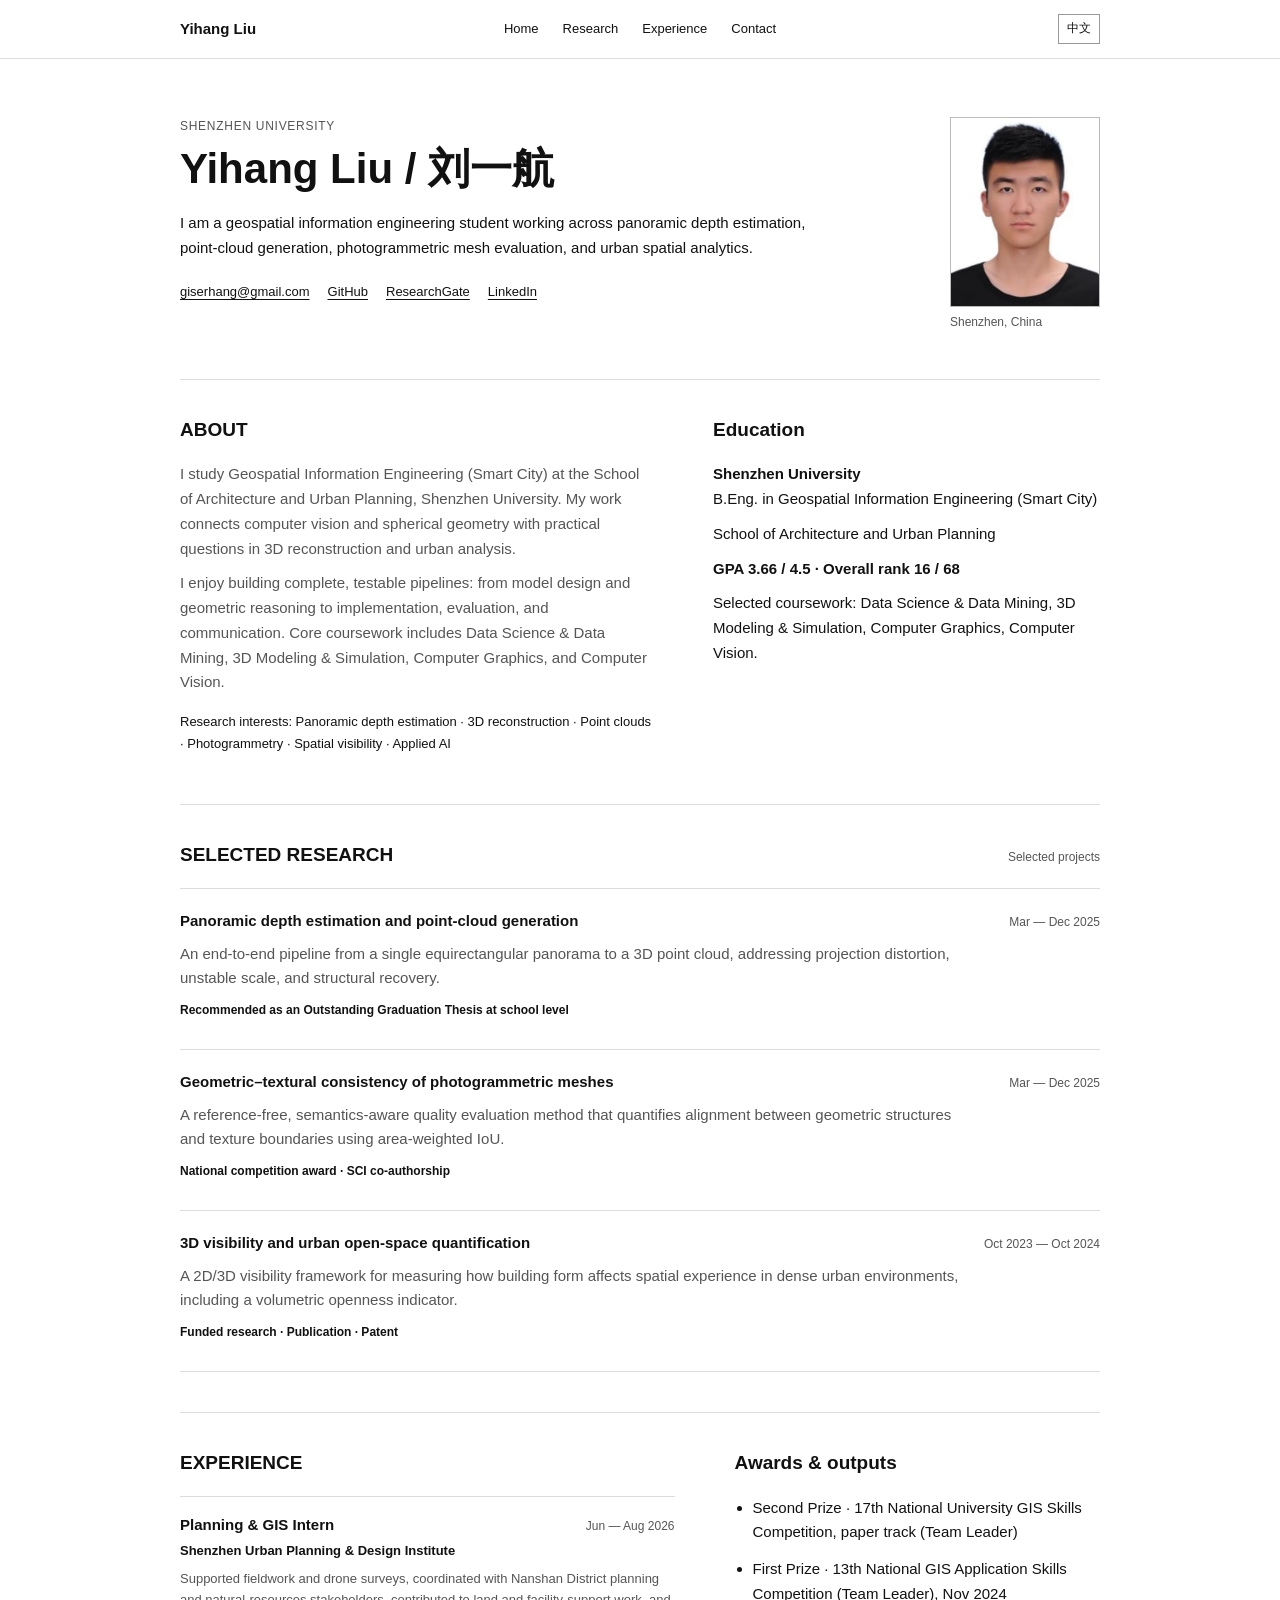
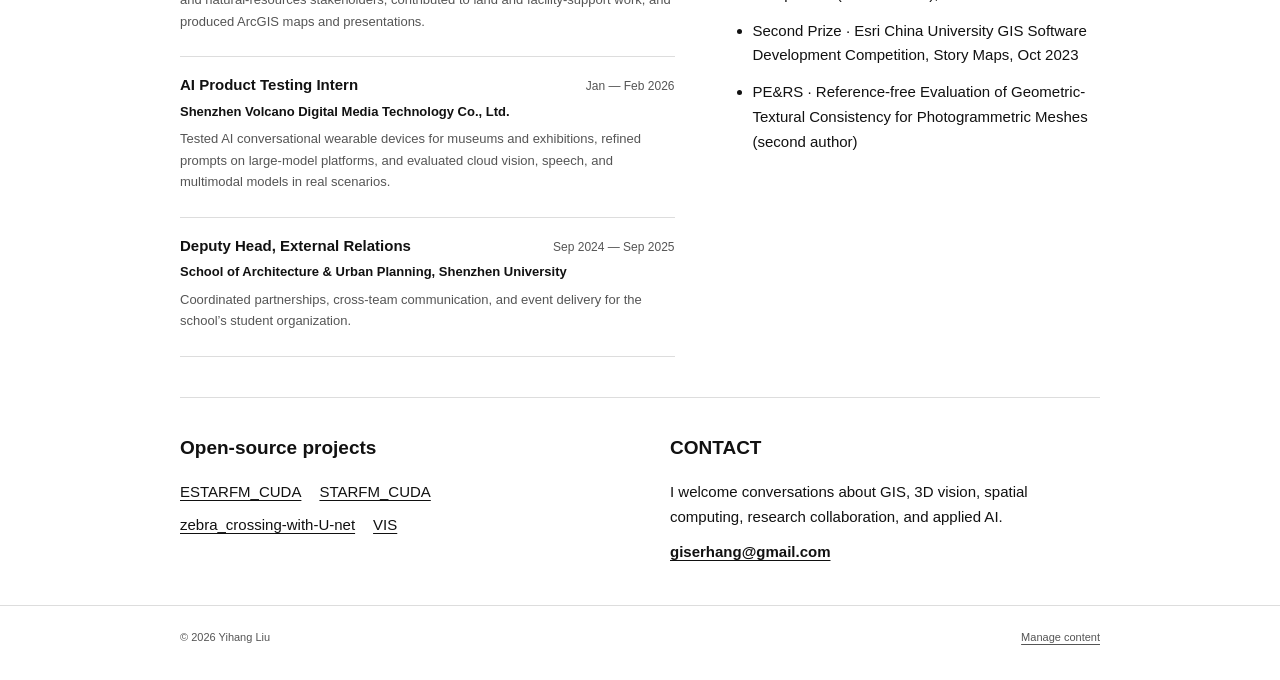
<file: index.html>
<!doctype html>
<html lang="en">
  <head>
    <meta charset="UTF-8" />
    <meta name="viewport" content="width=device-width, initial-scale=1" />
    <meta name="theme-color" content="#ffffff" />
    <meta name="description" content="Academic homepage of Yihang Liu." />
    <meta property="og:type" content="website" />
    <meta property="og:title" content="Yihang Liu | Academic Homepage" />
    <meta property="og:description" content="Research in geospatial information engineering, 3D vision, and spatial intelligence." />
    <meta property="og:image" content="./assets/profile.jpg" />
    <title>Yihang Liu | Academic Homepage</title>
    <link rel="icon" href="./favicon.svg" type="image/svg+xml" />
    <link rel="stylesheet" href="./styles.css?v=3" />
    <script src="./content.js?v=3" defer></script>
    <script src="./script.js?v=3" defer></script>
  </head>
  <body>
    <a class="skip-link" href="#main">Skip to content</a>

    <header class="site-header">
      <div class="header-inner">
        <a class="site-name" href="#home">Yihang Liu</a>
        <nav class="site-nav" id="site-nav" aria-label="Primary navigation"></nav>
        <button class="language-button" id="language-button" type="button" aria-label="Switch language">中文</button>
      </div>
    </header>

    <main class="page" id="main">
      <section class="profile" id="home">
        <div class="profile-copy">
          <p class="role" id="profile-role"></p>
          <h1 id="profile-name"></h1>
          <p class="profile-intro" id="profile-intro"></p>
          <div class="profile-links" id="profile-links"></div>
        </div>
        <figure class="profile-photo">
          <img id="profile-image" width="233" height="310" alt="Portrait of Yihang Liu" />
          <figcaption id="profile-location"></figcaption>
        </figure>
      </section>

      <section class="section overview-grid" id="about">
        <article>
          <h2 id="about-heading"></h2>
          <div class="body-copy" id="about-copy"></div>
          <p class="interest-line" id="interest-line"></p>
        </article>
        <article>
          <h2 id="education-heading"></h2>
          <h3 id="education-school"></h3>
          <p id="education-degree"></p>
          <p id="education-unit"></p>
          <p class="education-details" id="education-details"></p>
          <p id="education-coursework"></p>
        </article>
      </section>

      <section class="section" id="research">
        <div class="section-title-row">
          <h2 id="research-heading"></h2>
          <span id="research-note"></span>
        </div>
        <div class="entry-list" id="research-list"></div>
      </section>

      <section class="section columns" id="experience">
        <article>
          <h2 id="experience-heading"></h2>
          <div class="compact-list" id="experience-list"></div>
        </article>
        <article>
          <h2 id="awards-heading"></h2>
          <ul class="plain-list" id="awards-list"></ul>
        </article>
      </section>

      <section class="section compact-bottom">
        <article>
          <h2 id="code-heading"></h2>
          <div class="inline-links" id="repository-list"></div>
        </article>
        <article id="contact">
          <h2 id="contact-heading"></h2>
          <p id="contact-copy"></p>
          <a class="email-link" id="contact-email"></a>
        </article>
      </section>
    </main>

    <footer class="site-footer">
      <div>
        <span>© <span id="year"></span> Yihang Liu</span>
        <a href="./admin/">Manage content</a>
      </div>
    </footer>
  </body>
</html>
</file>
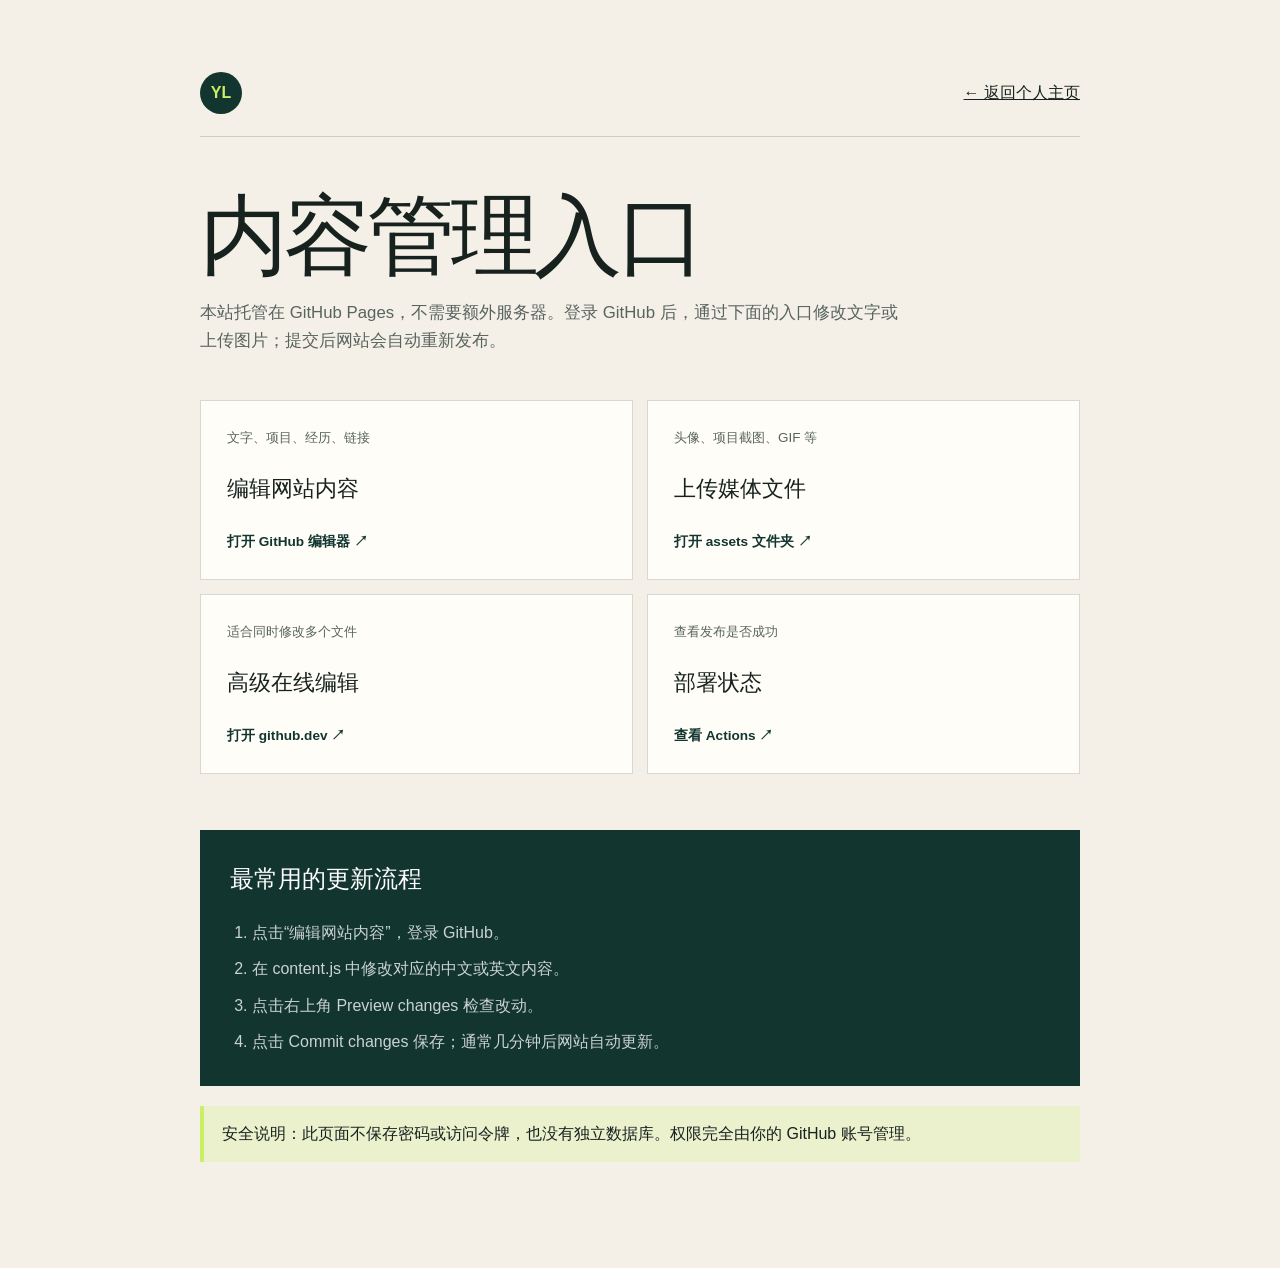
<file: admin/index.html>
<!doctype html>
<html lang="zh-CN">
  <head>
    <meta charset="UTF-8" />
    <meta name="viewport" content="width=device-width, initial-scale=1" />
    <meta name="robots" content="noindex" />
    <title>主页内容管理 · Yihang Liu</title>
    <style>
      :root { --ink:#17221f; --muted:#59645f; --paper:#f4f0e7; --forest:#12352f; --lime:#c9f064; --line:rgba(23,34,31,.17); }
      * { box-sizing:border-box; }
      body { margin:0; color:var(--ink); background:var(--paper); font-family:Inter,ui-sans-serif,-apple-system,BlinkMacSystemFont,"Segoe UI","PingFang SC","Microsoft YaHei",sans-serif; line-height:1.65; }
      main { width:min(880px,calc(100% - 32px)); margin:0 auto; padding:72px 0 90px; }
      .top { display:flex; align-items:center; justify-content:space-between; gap:20px; padding-bottom:22px; border-bottom:1px solid var(--line); }
      .mark { display:grid; width:42px; aspect-ratio:1; place-items:center; color:var(--lime); background:var(--forest); border-radius:50%; font-weight:800; }
      a { color:inherit; }
      h1 { max-width:720px; margin:56px 0 18px; font-family:Georgia,"Noto Serif SC",serif; font-size:clamp(2.5rem,7vw,5.5rem); font-weight:500; letter-spacing:-.05em; line-height:1; }
      .lead { max-width:700px; margin:0 0 46px; color:var(--muted); font-size:1.05rem; }
      .grid { display:grid; grid-template-columns:repeat(2,1fr); gap:14px; }
      .card { display:flex; min-height:180px; flex-direction:column; justify-content:space-between; padding:26px; text-decoration:none; background:#fffdf8; border:1px solid var(--line); transition:transform .18s ease,border-color .18s ease; }
      .card:hover { transform:translateY(-3px); border-color:var(--forest); }
      .card span { color:var(--muted); font-size:.84rem; }
      .card strong { font-family:Georgia,"Noto Serif SC",serif; font-size:1.35rem; font-weight:500; }
      .card b { color:var(--forest); font-size:.85rem; }
      .steps { margin-top:56px; padding:30px; color:white; background:var(--forest); }
      .steps h2 { margin:0 0 20px; font-family:Georgia,"Noto Serif SC",serif; font-weight:500; }
      .steps ol { display:grid; gap:10px; margin:0; padding-left:22px; color:rgba(255,255,255,.78); }
      .notice { margin-top:20px; padding:15px 18px; border-left:4px solid var(--lime); background:rgba(201,240,100,.2); }
      @media(max-width:640px){ main{padding-top:28px}.grid{grid-template-columns:1fr}h1{margin-top:42px}.top{align-items:flex-start}.top>a:last-child{font-size:.8rem} }
    </style>
  </head>
  <body>
    <main>
      <div class="top"><span class="mark">YL</span><a href="../">← 返回个人主页</a></div>
      <h1>内容管理入口</h1>
      <p class="lead">本站托管在 GitHub Pages，不需要额外服务器。登录 GitHub 后，通过下面的入口修改文字或上传图片；提交后网站会自动重新发布。</p>

      <div class="grid">
        <a class="card" href="https://github.com/YihangLiu-giser/YihangLiu-giser.github.io/edit/main/content.js" target="_blank" rel="noreferrer">
          <span>文字、项目、经历、链接</span><strong>编辑网站内容</strong><b>打开 GitHub 编辑器 ↗</b>
        </a>
        <a class="card" href="https://github.com/YihangLiu-giser/YihangLiu-giser.github.io/upload/main/assets" target="_blank" rel="noreferrer">
          <span>头像、项目截图、GIF 等</span><strong>上传媒体文件</strong><b>打开 assets 文件夹 ↗</b>
        </a>
        <a class="card" href="https://github.dev/YihangLiu-giser/YihangLiu-giser.github.io" target="_blank" rel="noreferrer">
          <span>适合同时修改多个文件</span><strong>高级在线编辑</strong><b>打开 github.dev ↗</b>
        </a>
        <a class="card" href="https://github.com/YihangLiu-giser/YihangLiu-giser.github.io/actions" target="_blank" rel="noreferrer">
          <span>查看发布是否成功</span><strong>部署状态</strong><b>查看 Actions ↗</b>
        </a>
      </div>

      <section class="steps">
        <h2>最常用的更新流程</h2>
        <ol>
          <li>点击“编辑网站内容”，登录 GitHub。</li>
          <li>在 content.js 中修改对应的中文或英文内容。</li>
          <li>点击右上角 Preview changes 检查改动。</li>
          <li>点击 Commit changes 保存；通常几分钟后网站自动更新。</li>
        </ol>
      </section>
      <p class="notice">安全说明：此页面不保存密码或访问令牌，也没有独立数据库。权限完全由你的 GitHub 账号管理。</p>
    </main>
  </body>
</html>
</file>
<file: styles.css>
:root {
  --text: #111111;
  --muted: #555555;
  --line: #dddddd;
  --page: min(920px, calc(100vw - 40px));
  --font: Arial, Helvetica, "PingFang SC", "Microsoft YaHei", sans-serif;
}

* { box-sizing: border-box; }
html { scroll-behavior: smooth; }

body {
  margin: 0;
  color: var(--text);
  background: #ffffff;
  font-family: var(--font);
  font-size: 15px;
  line-height: 1.65;
}

a { color: var(--text); text-underline-offset: 3px; }
a:hover { text-decoration-thickness: 2px; }
button { font: inherit; }

.skip-link {
  position: fixed;
  top: 8px;
  left: 8px;
  z-index: 100;
  padding: 7px 10px;
  color: #ffffff;
  background: #111111;
  transform: translateY(-150%);
}

.skip-link:focus { transform: none; }

.site-header {
  position: sticky;
  top: 0;
  z-index: 20;
  background: rgba(255, 255, 255, 0.97);
  border-bottom: 1px solid var(--line);
}

.header-inner {
  display: grid;
  grid-template-columns: 1fr auto 1fr;
  align-items: center;
  width: var(--page);
  min-height: 58px;
  margin: 0 auto;
}

.site-name {
  width: fit-content;
  font-weight: 700;
  text-decoration: none;
}

.site-nav { display: flex; gap: 24px; }
.site-nav a { font-size: 13px; text-decoration: none; }
.site-nav a:hover { text-decoration: underline; }

.language-button {
  justify-self: end;
  padding: 4px 8px;
  color: #111111;
  background: #ffffff;
  border: 1px solid #999999;
  cursor: pointer;
  font-size: 12px;
}

.page { width: var(--page); margin: 0 auto; }

.profile {
  display: grid;
  grid-template-columns: minmax(0, 1fr) 150px;
  gap: 54px;
  align-items: start;
  padding: 58px 0 46px;
  scroll-margin-top: 58px;
}

.role {
  margin: 0 0 8px;
  color: var(--muted);
  font-size: 12px;
  letter-spacing: 0.06em;
  text-transform: uppercase;
}

.profile h1 {
  margin: 0;
  font-size: clamp(30px, 5vw, 42px);
  line-height: 1.15;
}

.profile-intro { max-width: 660px; margin: 18px 0 0; }
.profile-links { display: flex; flex-wrap: wrap; gap: 8px 18px; margin-top: 20px; font-size: 13px; }

.profile-photo { margin: 0; }
.profile-photo img { display: block; width: 150px; height: 190px; object-fit: cover; object-position: center top; border: 1px solid #bbbbbb; }
.profile-photo figcaption { margin-top: 6px; color: var(--muted); font-size: 12px; }

.section {
  padding: 38px 0 40px;
  border-top: 1px solid var(--line);
  scroll-margin-top: 58px;
}

.section h2 {
  margin: 0 0 20px;
  font-size: 19px;
  line-height: 1.3;
}

.section h3 { margin: 0; font-size: 15px; }
.section p { margin: 0 0 10px; }

.overview-grid { display: grid; grid-template-columns: 1.1fr 0.9fr; gap: 60px; }
.body-copy p { color: var(--muted); }
.interest-line { margin-top: 16px !important; font-size: 13px; }
.education-details { font-weight: 600; }

.section-title-row { display: flex; align-items: baseline; justify-content: space-between; gap: 24px; }
.section-title-row span { color: var(--muted); font-size: 12px; }
.entry-list { border-top: 1px solid var(--line); }

.research-entry { padding: 20px 0 18px; border-bottom: 1px solid var(--line); }
.entry-heading { display: flex; align-items: baseline; justify-content: space-between; gap: 20px; }
.entry-heading time { flex: 0 0 auto; color: var(--muted); font-size: 12px; }
.research-entry > p { max-width: 790px; margin-top: 8px; color: var(--muted); }
.research-entry .entry-outcome { color: var(--text); font-size: 12px; font-weight: 600; }

.columns { display: grid; grid-template-columns: 1.15fr 0.85fr; gap: 60px; }
.compact-list { border-top: 1px solid var(--line); }
.compact-entry { padding: 16px 0 14px; border-bottom: 1px solid var(--line); }
.compact-entry p { color: var(--muted); font-size: 13px; }
.compact-entry .entry-organization { margin: 3px 0 6px; color: var(--text); font-weight: 600; }

.plain-list { margin: 0; padding-left: 18px; }
.plain-list li { margin-bottom: 12px; }

.compact-bottom { display: grid; grid-template-columns: 1fr 1fr; gap: 60px; }
.inline-links { display: flex; flex-wrap: wrap; gap: 8px 18px; }
.email-link { font-weight: 600; }

.site-footer { border-top: 1px solid var(--line); }
.site-footer > div { display: flex; justify-content: space-between; width: var(--page); margin: 0 auto; padding: 22px 0 34px; color: var(--muted); font-size: 11px; }
.site-footer a { color: var(--muted); }

:focus-visible { outline: 2px solid #111111; outline-offset: 3px; }

@media (max-width: 700px) {
  :root { --page: calc(100% - 28px); }
  .header-inner { grid-template-columns: 1fr auto; }
  .site-nav { display: none; }
  .profile { grid-template-columns: 1fr 110px; gap: 24px; padding-top: 42px; }
  .profile-photo img { width: 110px; height: 140px; }
  .overview-grid, .columns, .compact-bottom { grid-template-columns: 1fr; gap: 34px; }
}

@media (max-width: 460px) {
  body { font-size: 14px; }
  .profile { grid-template-columns: 1fr; }
  .profile-photo { order: -1; }
  .profile-photo img { width: 96px; height: 122px; }
  .entry-heading { display: block; }
  .entry-heading time { display: block; margin-top: 2px; }
  .site-footer > div { display: grid; gap: 5px; }
}

@media print {
  .site-header, .language-button, .site-footer a { display: none; }
  .page { width: 100%; }
  .section { break-inside: avoid; }
  a { text-decoration: none; }
}
</file>
